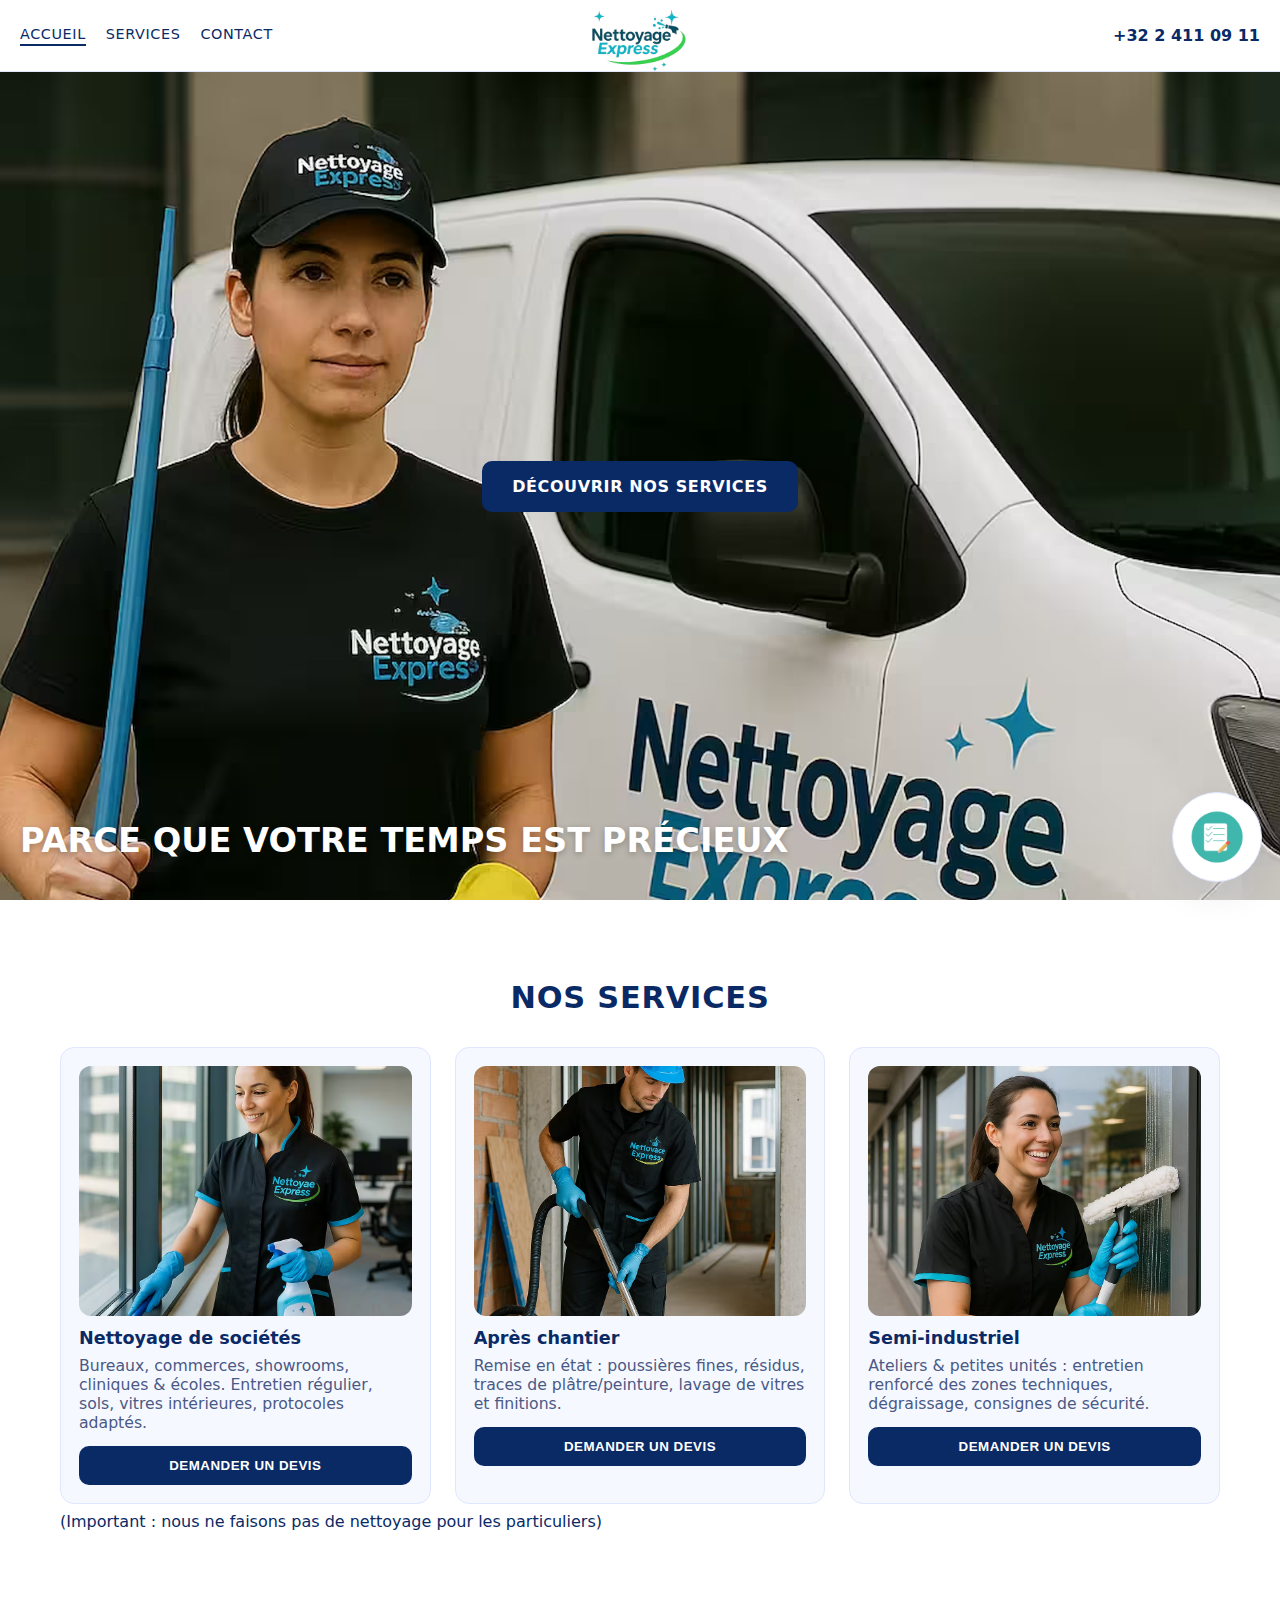
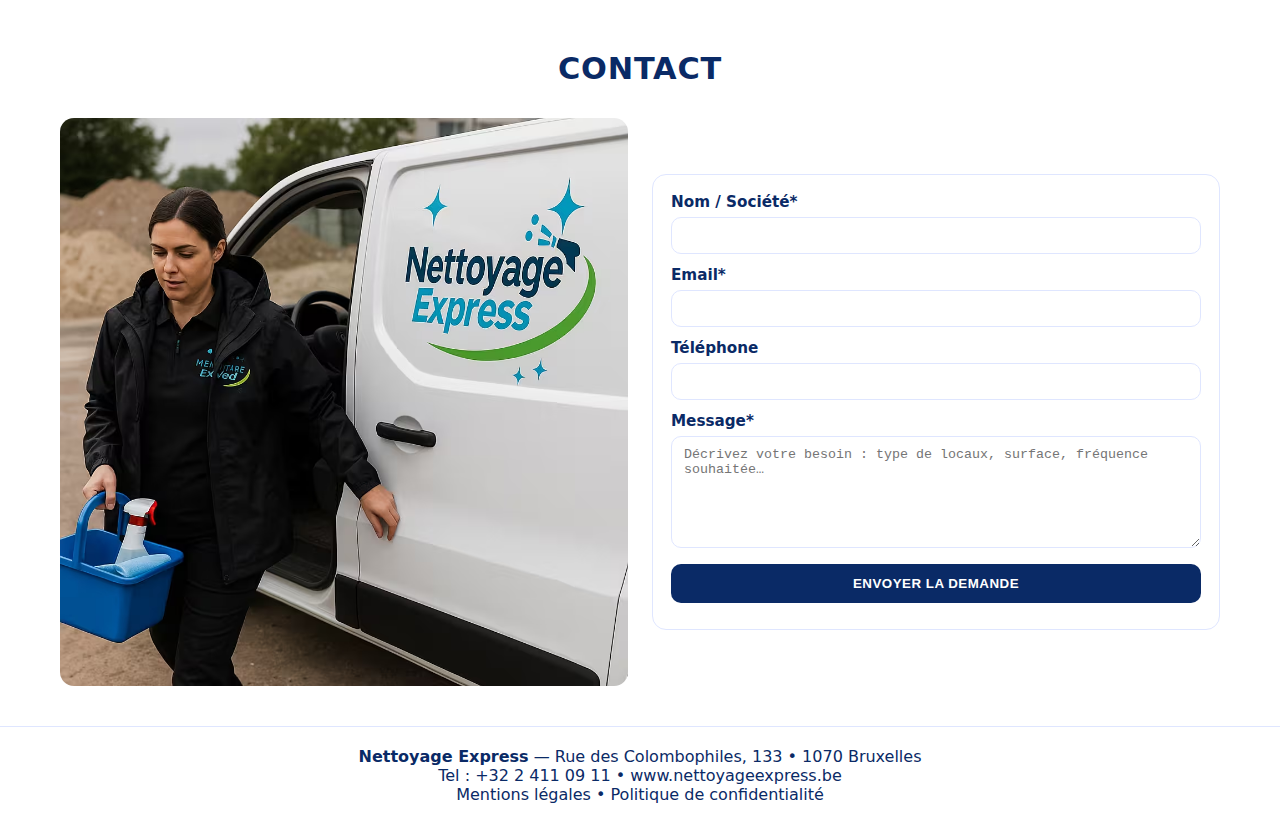
<file: index.html>
<!DOCTYPE html>
<html lang="fr">
<head>
  <meta charset="UTF-8" />
  <meta name="viewport" content="width=device-width, initial-scale=1" />
  <title>Nettoyage Express – Parce que votre temps est précieux</title>
  <meta name="description" content="Nettoyage Express à Bruxelles : sociétés, après chantier, semi-industriel. Pas de particuliers." />

  <!-- CSS en premier -->
  <link rel="stylesheet" href="styles.css?v=6" />

  <!-- Preconnect utiles -->
  <link rel="preconnect" href="https://formspree.io" crossorigin>

  <!-- Preload LCP -->
  <link rel="preload" as="image" href="images/hero-1600.avif"
        imagesrcset="images/hero-1200.avif 1200w, images/hero-1600.avif 1600w, images/hero-2000.avif 2000w"
        imagesizes="100vw" type="image/avif">
  <link rel="preload" as="image" href="images/logo.avif" type="image/avif">
</head>
<body>
  <!-- NAVBAR -->
  <header class="navbar">
    <nav class="nav-left nav-links">
      <a href="index.html#accueil" class="active">Accueil</a>
      <a href="index.html#services">Services</a>
      <a href="index.html#contact">Contact</a>
    </nav>

    <a href="index.html#accueil" class="nav-logo" aria-label="Nettoyage Express">
      <picture>
        <source srcset="images/logo.avif" type="image/avif">
        <source srcset="images/logo.webp" type="image/webp">
        <img src="images/logo.webp" alt="Logo Nettoyage Express" width="140" height="60" />
      </picture>
    </a>

    <div class="nav-right">
      <a class="nav-phone" href="tel:+3224110911">+32&nbsp;2&nbsp;411&nbsp;09&nbsp;11</a>
    </div>
  </header>

  <!-- ACCUEIL -->
  <section id="accueil" class="hero section">
    <!-- CTA centré -->
    <div class="hero-center">
      <a href="index.html#services" class="cta-button">Découvrir nos services</a>
    </div>

    <!-- Slogan en bas à gauche -->
    <h1 class="slogan">PARCE QUE VOTRE TEMPS EST PRÉCIEUX</h1>

    <!-- Image de fond -->
    <picture class="hero-bg" aria-hidden="true">
      <source type="image/avif"
        srcset="images/hero-1200.avif 1200w, images/hero-1600.avif 1600w, images/hero-2000.avif 2000w"
        sizes="100vw">
      <source type="image/webp"
        srcset="images/hero-1200.webp 1200w, images/hero-1600.webp 1600w, images/hero-2000.webp 2000w"
        sizes="100vw">
      <img src="images/hero-1600.webp" alt="" loading="eager" fetchpriority="high" decoding="async">
    </picture>
  </section>

  <!-- SERVICES -->
  <section id="services" class="section">
    <div class="reservation-page section-compact">
      <h2 class="page-title">Nos services</h2>

      <div class="cards cards-3">
        <!-- Sociétés -->
        <article class="card">
          <picture>
            <source srcset="images/societe.avif" type="image/avif">
            <source srcset="images/societe.webp" type="image/webp">
            <img src="images/societe.webp" alt="Nettoyage de sociétés : bureaux, commerces, showrooms, cliniques, écoles" loading="lazy" width="900" height="600">
          </picture>
          <h3>Nettoyage de sociétés</h3>
          <p>Bureaux, commerces, showrooms, cliniques & écoles. Entretien régulier, sols, vitres intérieures, protocoles adaptés.</p>
          <button onclick="openDrawer()">Demander un devis</button>
        </article>

        <!-- Après chantier -->
        <article class="card">
          <picture>
            <source srcset="images/chantier.avif" type="image/avif">
            <source srcset="images/chantier.webp" type="image/webp">
            <img src="images/chantier.webp" alt="Nettoyage après chantier" loading="lazy" width="900" height="600">
          </picture>
          <h3>Après chantier</h3>
          <p>Remise en état : poussières fines, résidus, traces de plâtre/peinture, lavage de vitres et finitions.</p>
          <button onclick="openDrawer()">Demander un devis</button>
        </article>

        <!-- Semi-industriel -->
        <article class="card">
          <picture>
            <source srcset="images/indu.avif" type="image/avif">
            <source srcset="images/indu.webp" type="image/webp">
            <img src="images/indu.webp" alt="Nettoyage semi-industriel" loading="lazy" width="900" height="600">
          </picture>
          <h3>Semi-industriel</h3>
          <p>Ateliers & petites unités : entretien renforcé des zones techniques, dégraissage, consignes de sécurité.</p>
          <button onclick="openDrawer()">Demander un devis</button>
        </article>
      </div>

      <p class="notice centered" style="margin-top:8px">(Important : nous ne faisons pas de nettoyage pour les particuliers)</p>
    </div>
  </section>

  <!-- CONTACT -->
  <section id="contact" class="section">
    <div class="reservation-page section-compact-below">
      <h2 class="page-title">Contact</h2>

      <div class="contact-grid contact-grid-image">
        <div class="contact-illustration">
          <picture>
            <source srcset="images/contact.avif" type="image/avif">
            <source srcset="images/contact.webp" type="image/webp">
            <img src="images/contact.webp" alt="Contact Nettoyage Express à Bruxelles" loading="lazy" width="1200" height="800">
          </picture>
        </div>

        <form action="https://formspree.io/f/your-id-here" method="POST" class="contact-form" autocomplete="on" data-formspree>
          <label>Nom / Société*</label>
          <input type="text" name="company" required>
          <label>Email*</label>
          <input type="email" name="email" required>
          <label>Téléphone</label>
          <input type="tel" name="phone">
          <label>Message*</label>
          <textarea name="message" rows="6" required placeholder="Décrivez votre besoin : type de locaux, surface, fréquence souhaitée…"></textarea>
          <button type="submit">Envoyer la demande</button>
          <p class="form-status" role="status" aria-live="polite"></p>
        </form>
      </div>
    </div>
  </section>

  <!-- FOOTER -->
  <footer class="site-footer">
    <div class="footer-inner">
      <p><strong>Nettoyage Express</strong> — Rue des Colombophiles, 133 • 1070 Bruxelles</p>
      <p>Tel : <a href="tel:+3224110911">+32 2 411 09 11</a> • <a href="https://www.nettoyageexpress.be" target="_blank" rel="noopener">www.nettoyageexpress.be</a></p>
      <p class="legal">
        <a href="mentions-legales.html">Mentions légales</a> •
        <a href="politique-confidentialite.html">Politique de confidentialité</a>
      </p>
    </div>
  </footer>

  <!-- BOUTON FLOTTANT → FORMULAIRE GLOBAL -->
  <button class="floating-contact" aria-label="Demande de devis" onclick="openDrawer()">
    <picture>
      <source srcset="images/form.avif" type="image/avif">
      <source srcset="images/form.webp" type="image/webp">
      <img src="images/form.webp" alt="" width="68" height="68">
    </picture>
  </button>

  <!-- DRAWER (un seul panneau) -->
  <aside class="contact-drawer" aria-hidden="true">
    <div class="drawer-panel">
      <div class="drawer-header">
        <h2>Demande de devis</h2>
        <button class="drawer-close" aria-label="Fermer" onclick="closeDrawer()">×</button>
      </div>

      <form action="https://formspree.io/f/your-id-here" method="POST" class="contact-form" autocomplete="on" data-formspree>
        <label>Nom / Société*</label>
        <input type="text" name="company" required>
        <label>Email*</label>
        <input type="email" name="email" required>
        <label>Téléphone</label>
        <input type="tel" name="phone">
        <label>Message*</label>
        <textarea name="message" rows="5" required placeholder="Type de locaux, surface, fréquence…"></textarea>
        <button type="submit">Envoyer la demande</button>
        <p class="form-status" role="status" aria-live="polite"></p>
      </form>
    </div>
  </aside>

  <script>
    // Drawer
    const drawer = document.querySelector('.contact-drawer');
    function openDrawer(){ drawer.setAttribute('aria-hidden','false'); document.body.style.overflow='hidden'; }
    function closeDrawer(){ drawer.setAttribute('aria-hidden','true'); document.body.style.overflow=''; }
    drawer.addEventListener('click', e => { if(e.target === drawer) closeDrawer(); });

    // Formspree AJAX (message de succès inline)
    document.querySelectorAll('form[data-formspree]').forEach(form=>{
      const status = form.querySelector('.form-status');
      form.addEventListener('submit', async (e)=>{
        e.preventDefault();
        status.textContent = 'Envoi en cours…';
        try{
          const r = await fetch(form.action, { method:'POST', headers:{'Accept':'application/json'}, body:new FormData(form) });
          if(r.ok){ form.reset(); status.textContent = '✅ Merci, votre message a bien été envoyé.'; }
          else{ status.textContent = '⚠️ Une erreur est survenue. Réessayez.'; }
        }catch{ status.textContent = '⚠️ Réseau indisponible. Réessayez.'; }
      });
    });
  </script>
</body>
</html>
</file>
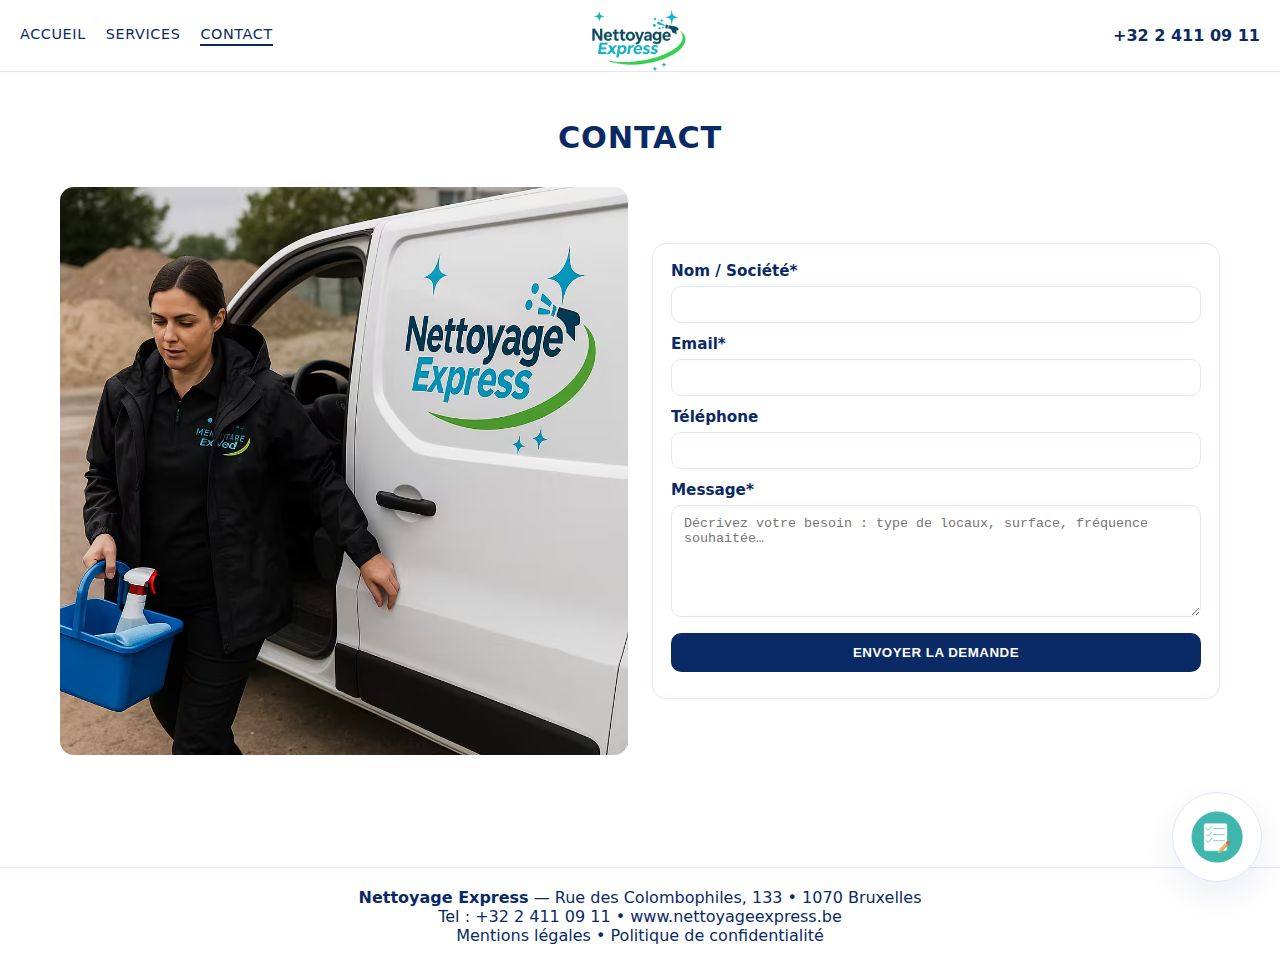
<file: contact.html>
<!DOCTYPE html>
<html lang="fr">
<head>
  <meta charset="UTF-8" />
  <meta name="viewport" content="width=device-width, initial-scale=1" />
  <title>Contact – Nettoyage Express</title>
  <meta name="description" content="Contactez Nettoyage Express à Bruxelles pour un devis de nettoyage professionnel." />
  <link rel="stylesheet" href="styles.css" />
  <link rel="preconnect" href="https://formspree.io" crossorigin>
</head>
<body data-page="contact">
  <!-- NAVBAR -->
  <header class="navbar">
    <nav class="nav-left nav-links">
      <a href="index.html#accueil">Accueil</a>
      <a href="services.html">Services</a>
      <a href="contact.html" class="active">Contact</a>
    </nav>
    <a href="index.html#accueil" class="nav-logo" aria-label="Nettoyage Express">
      <picture>
        <source srcset="images/logo.avif" type="image/avif">
        <source srcset="images/logo.webp" type="image/webp">
        <img src="images/logo.webp" alt="Logo Nettoyage Express" width="44" height="44" />
      </picture>
    </a>
    <div class="nav-right">
      <a class="nav-phone" href="tel:+3224110911">+32&nbsp;2&nbsp;411&nbsp;09&nbsp;11</a>
    </div>
  </header>

  <!-- CONTENU -->
  <main class="reservation-page">
    <h1 class="page-title">Contact</h1>

    <section class="category">
      <div class="contact-grid contact-grid-image">
        <!-- Image à côté du formulaire -->
        <div class="contact-illustration">
          <picture>
            <source srcset="images/contact.avif" type="image/avif">
            <source srcset="images/contact.webp" type="image/webp">
            <img src="images/contact.webp" alt="Nettoyage professionnel à Bruxelles" loading="lazy" width="1200" height="800">
          </picture>
        </div>

        <form action="https://formspree.io/f/your-id-here" method="POST" class="contact-form" autocomplete="on" data-formspree>
          <label>Nom / Société*</label>
          <input type="text" name="company" required>
          <label>Email*</label>
          <input type="email" name="email" required>
          <label>Téléphone</label>
          <input type="tel" name="phone">
          <label>Message*</label>
          <textarea name="message" rows="6" required placeholder="Décrivez votre besoin : type de locaux, surface, fréquence souhaitée…"></textarea>
          <button type="submit">Envoyer la demande</button>
          <p class="form-status" role="status" aria-live="polite"></p>
        </form>
      </div>
    </section>
  </main>

  <!-- FOOTER -->
  <footer class="site-footer">
    <div class="footer-inner">
      <p><strong>Nettoyage Express</strong> — Rue des Colombophiles, 133 • 1070 Bruxelles</p>
      <p>Tel : <a href="tel:+3224110911">+32 2 411 09 11</a> • <a href="https://www.nettoyageexpress.be" target="_blank" rel="noopener">www.nettoyageexpress.be</a></p>
      <p class="legal">
        <a href="mentions-legales.html">Mentions légales</a> •
        <a href="politique-confidentialite.html">Politique de confidentialité</a>
      </p>
    </div>
  </footer>

  <!-- BOUTON FLOTTANT -->
  <button class="floating-contact" aria-label="Demande de devis">
    <picture>
      <source srcset="images/form.avif" type="image/avif">
      <source srcset="images/form.webp" type="image/webp">
      <img src="images/form.webp" alt="" width="68" height="68">
    </picture>
  </button>

  <!-- DRAWER -->
  <aside class="contact-drawer" aria-hidden="true">
    <div class="drawer-header">
      <h2>Demande de devis</h2>
      <button class="drawer-close" aria-label="Fermer">×</button>
    </div>
    <form action="https://formspree.io/f/your-id-here" method="POST" class="contact-form" autocomplete="on" data-formspree>
      <label>Nom / Société*</label>
      <input type="text" name="company" required>
      <label>Email*</label>
      <input type="email" name="email" required>
      <label>Téléphone</label>
      <input type="tel" name="phone">
      <label>Message*</label>
      <textarea name="message" rows="5" required></textarea>
      <button type="submit">Envoyer la demande</button>
      <p class="form-status" role="status" aria-live="polite"></p>
    </form>
  </aside>

  <script>
    /* Drawer */
    const btn3 = document.querySelector('.floating-contact');
    const drawer3 = document.querySelector('.contact-drawer');
    const close3 = document.querySelector('.drawer-close');
    const toggle3 = (o) => { drawer3.setAttribute('aria-hidden', o ? 'false' : 'true'); document.body.style.overflow = o ? 'hidden' : '' };
    btn3.addEventListener('click', ()=>toggle3(true));
    close3.addEventListener('click', ()=>toggle3(false));
    drawer3.addEventListener('click', (e)=>{ if(e.target===drawer3) toggle3(false) });

    /* Formspree AJAX */
    document.querySelectorAll('form[data-formspree]').forEach(form=>{
      const status = form.querySelector('.form-status');
      form.addEventListener('submit', async (e)=>{
        e.preventDefault();
        status.textContent='Envoi en cours…';
        try{
          const r = await fetch(form.action, { method:'POST', headers:{'Accept':'application/json'}, body:new FormData(form) });
          if(r.ok){ form.reset(); status.textContent='✅ Merci, votre message a bien été envoyé.'; }
          else{ status.textContent='⚠️ Une erreur est survenue. Réessayez.'; }
        }catch{ status.textContent='⚠️ Réseau indisponible. Réessayez.'; }
      });
    });

    /* Scroll inter-pages – chemins relatifs */
    const order = ['index.html','services.html','contact.html'];
    const currentPath = location.pathname.split('/').pop() || 'index.html';
    const idx = order.indexOf(currentPath);
    function goNext(){ if(idx>-1 && idx<order.length-1) location.href = order[idx+1]; }
    function goPrev(){ if(idx>0) location.href = order[idx-1]; }

    let lastY = window.scrollY;
    window.addEventListener('scroll', () => {
      const bottom = (window.innerHeight + window.scrollY) / document.documentElement.scrollHeight;
      const top = window.scrollY;
      if (bottom > 0.98) goNext();
      if (top === 0 && lastY < 10) goPrev();
      lastY = window.scrollY;
    }, { passive:true });
  </script>
</body>
</html>
</file>
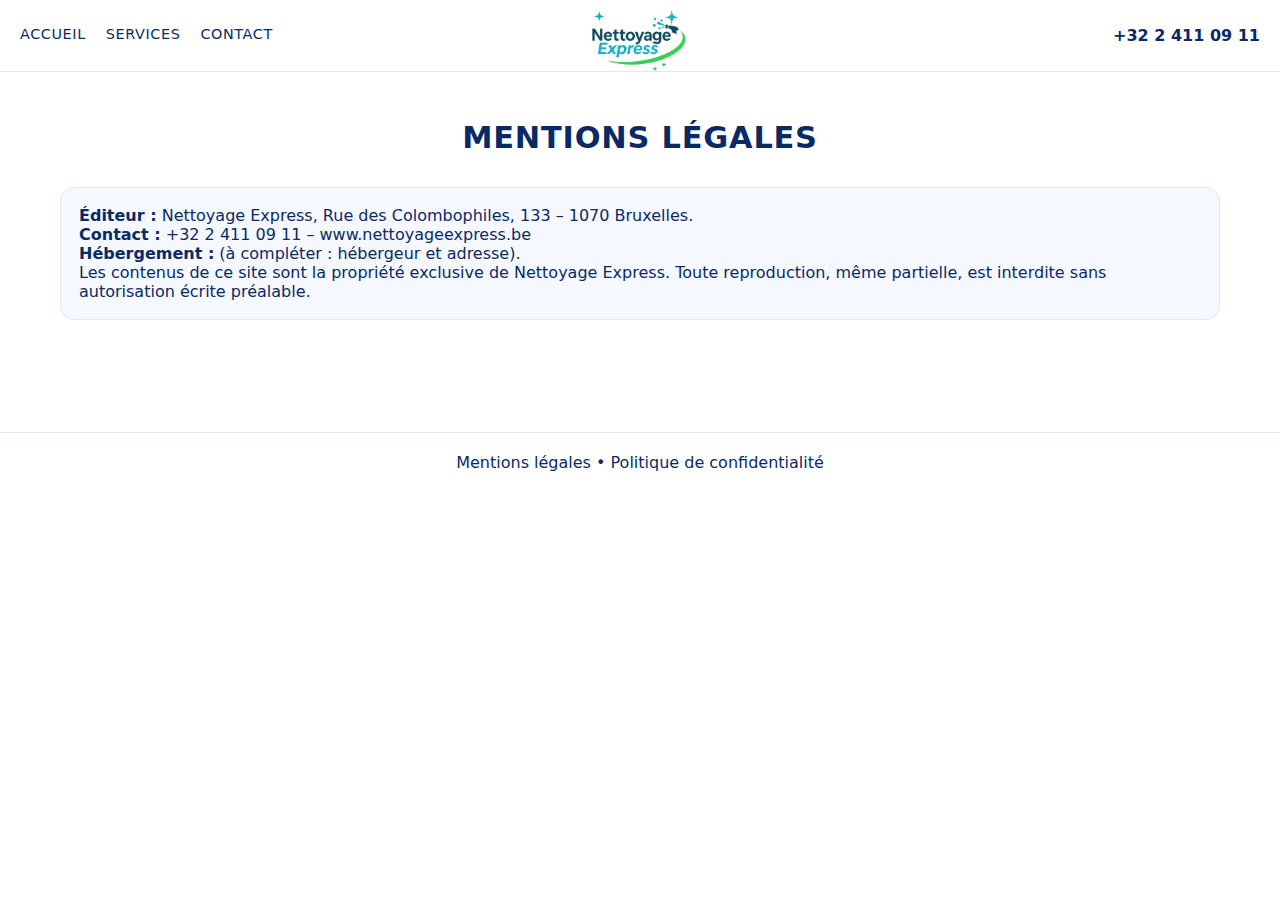
<file: mentions-legales.html>
<!DOCTYPE html>
<html lang="fr">
<head>
  <meta charset="utf-8" />
  <meta name="viewport" content="width=device-width, initial-scale=1" />
  <title>Mentions légales – Nettoyage Express</title>
  <link rel="stylesheet" href="styles.css" />
</head>
<body>
  <!-- NAVBAR -->
  <header class="navbar">
    <nav class="nav-left nav-links">
      <a href="index.html#accueil">Accueil</a>
      <a href="services.html">Services</a>
      <a href="contact.html">Contact</a>
    </nav>
    <a href="index.html#accueil" class="nav-logo" aria-label="Nettoyage Express">
      <picture>
        <source srcset="images/logo.avif" type="image/avif">
        <source srcset="images/logo.webp" type="image/webp">
        <img src="images/logo.webp" alt="Logo Nettoyage Express" width="60" height="60" />
      </picture>
    </a>
    <div class="nav-right">
      <a class="nav-phone" href="tel:+3224110911">+32&nbsp;2&nbsp;411&nbsp;09&nbsp;11</a>
    </div>
  </header>

  <!-- CONTENU -->
  <main class="reservation-page">
    <h1 class="page-title">Mentions légales</h1>
    <section class="category">
      <div class="contact-card">
        <p><strong>Éditeur :</strong> Nettoyage Express, Rue des Colombophiles, 133 – 1070 Bruxelles.</p>
        <p><strong>Contact :</strong> <a href="tel:+3224110911">+32 2 411 09 11</a> – <a href="https://www.nettoyageexpress.be" target="_blank" rel="noopener">www.nettoyageexpress.be</a></p>
        <p><strong>Hébergement :</strong> (à compléter : hébergeur et adresse).</p>
        <p>Les contenus de ce site sont la propriété exclusive de Nettoyage Express. Toute reproduction, même partielle, est interdite sans autorisation écrite préalable.</p>
      </div>
    </section>
  </main>

  <!-- FOOTER -->
  <footer class="site-footer">
    <div class="footer-inner">
      <p class="legal">
        <a href="mentions-legales.html">Mentions légales</a> •
        <a href="politique-confidentialite.html">Politique de confidentialité</a>
      </p>
    </div>
  </footer>
</body>
</html>
</file>
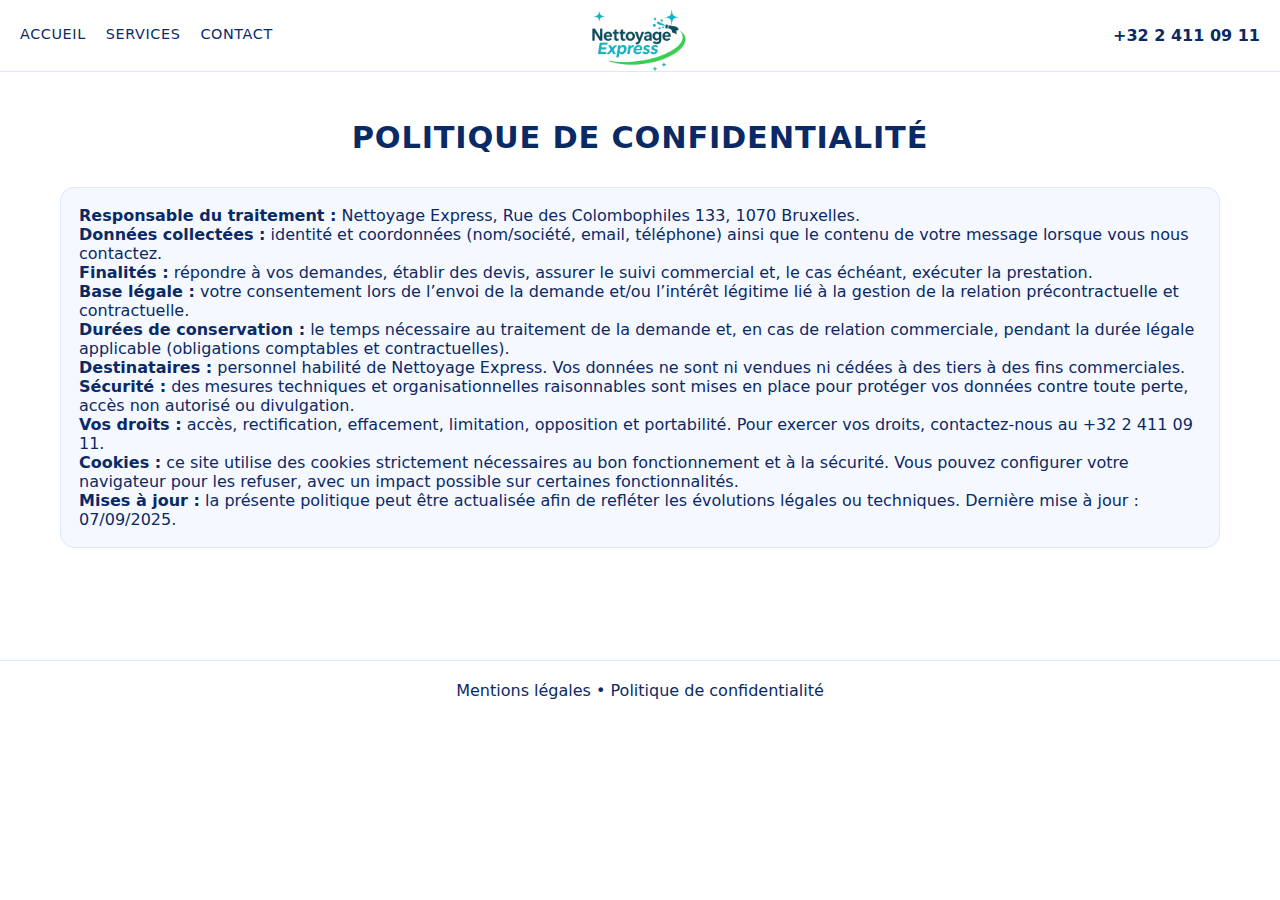
<file: politique-confidentialite.html>
<!DOCTYPE html>
<html lang="fr">
<head>
  <meta charset="utf-8" />
  <meta name="viewport" content="width=device-width, initial-scale=1" />
  <title>Politique de confidentialité – Nettoyage Express</title>
  <link rel="stylesheet" href="styles.css" />
</head>
<body>
  <!-- NAVBAR -->
  <header class="navbar">
    <nav class="nav-left nav-links">
      <a href="index.html#accueil">Accueil</a>
      <a href="services.html">Services</a>
      <a href="contact.html">Contact</a>
    </nav>
    <a href="index.html#accueil" class="nav-logo" aria-label="Nettoyage Express">
      <picture>
        <source srcset="images/logo.avif" type="image/avif">
        <source srcset="images/logo.webp" type="image/webp">
        <img src="images/logo.webp" alt="Logo Nettoyage Express" width="60" height="60" />
      </picture>
    </a>
    <div class="nav-right">
      <a class="nav-phone" href="tel:+3224110911">+32&nbsp;2&nbsp;411&nbsp;09&nbsp;11</a>
    </div>
  </header>

  <!-- CONTENU -->
  <main class="reservation-page">
    <h1 class="page-title">Politique de confidentialité</h1>
    <section class="category">
      <div class="contact-card">
        <p><strong>Responsable du traitement :</strong> Nettoyage Express, Rue des Colombophiles 133, 1070 Bruxelles.</p>
        <p><strong>Données collectées :</strong> identité et coordonnées (nom/société, email, téléphone) ainsi que le contenu de votre message lorsque vous nous contactez.</p>
        <p><strong>Finalités :</strong> répondre à vos demandes, établir des devis, assurer le suivi commercial et, le cas échéant, exécuter la prestation.</p>
        <p><strong>Base légale :</strong> votre consentement lors de l’envoi de la demande et/ou l’intérêt légitime lié à la gestion de la relation précontractuelle et contractuelle.</p>
        <p><strong>Durées de conservation :</strong> le temps nécessaire au traitement de la demande et, en cas de relation commerciale, pendant la durée légale applicable (obligations comptables et contractuelles).</p>
        <p><strong>Destinataires :</strong> personnel habilité de Nettoyage Express. Vos données ne sont ni vendues ni cédées à des tiers à des fins commerciales.</p>
        <p><strong>Sécurité :</strong> des mesures techniques et organisationnelles raisonnables sont mises en place pour protéger vos données contre toute perte, accès non autorisé ou divulgation.</p>
        <p><strong>Vos droits :</strong> accès, rectification, effacement, limitation, opposition et portabilité. Pour exercer vos droits, contactez-nous au <a href="tel:+3224110911">+32 2 411 09 11</a>.</p>
        <p><strong>Cookies :</strong> ce site utilise des cookies strictement nécessaires au bon fonctionnement et à la sécurité. Vous pouvez configurer votre navigateur pour les refuser, avec un impact possible sur certaines fonctionnalités.</p>
        <p><strong>Mises à jour :</strong> la présente politique peut être actualisée afin de refléter les évolutions légales ou techniques. Dernière mise à jour : <time datetime="2025-09-07">07/09/2025</time>.</p>
      </div>
    </section>
  </main>

  <!-- FOOTER -->
  <footer class="site-footer">
    <div class="footer-inner">
      <p class="legal">
        <a href="mentions-legales.html">Mentions légales</a> •
        <a href="politique-confidentialite.html">Politique de confidentialité</a>
      </p>
    </div>
  </footer>
</body>
</html>
</file>
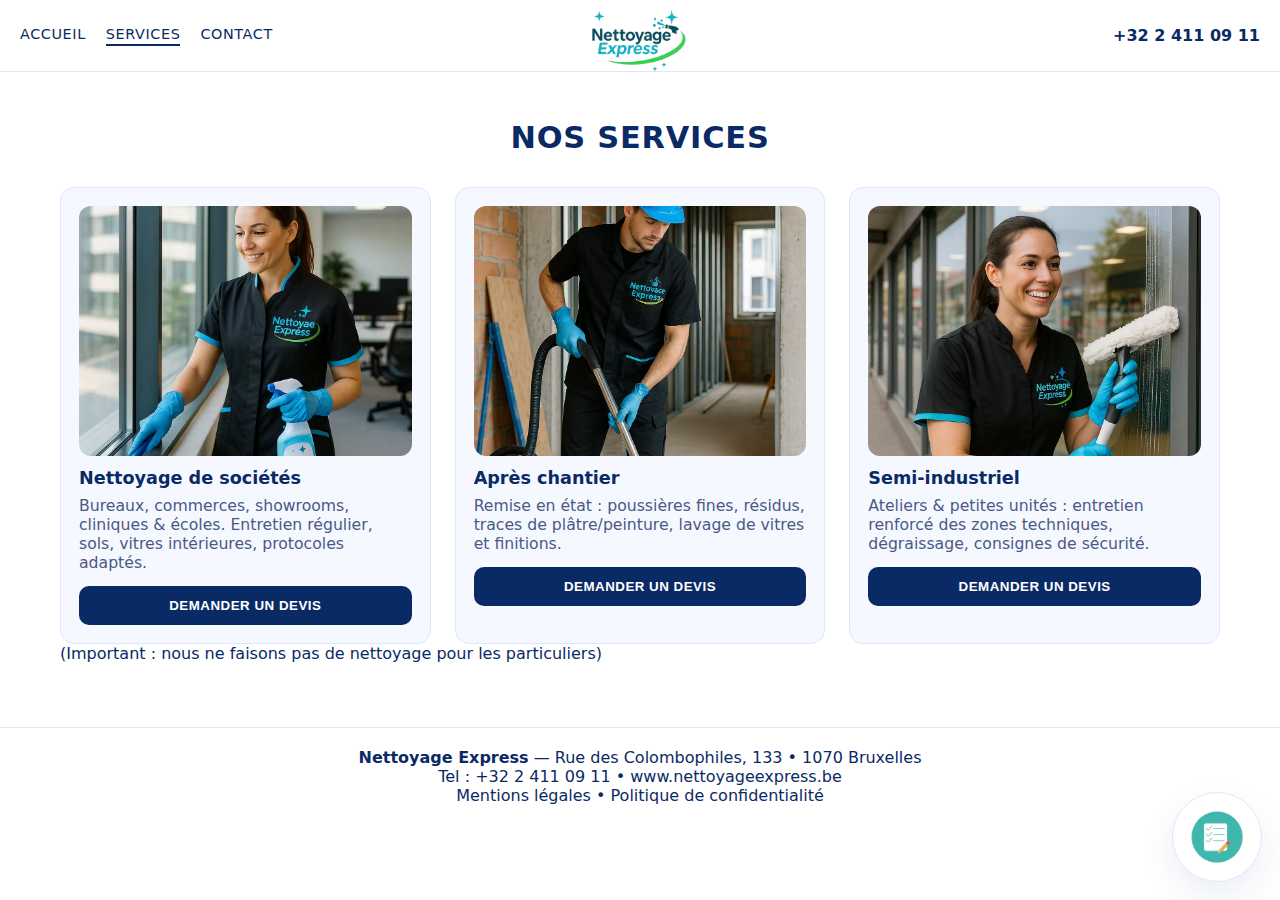
<file: services.html>
<!DOCTYPE html>
<html lang="fr">
<head>
  <meta charset="UTF-8" />
  <meta name="viewport" content="width=device-width, initial-scale=1" />
  <title>Services – Nettoyage Express</title>
  <meta name="description" content="Nettoyage de sociétés, après chantier, semi-industriel à Bruxelles. Devis rapide." />
  <link rel="stylesheet" href="styles.css" />
  <link rel="preconnect" href="https://formspree.io" crossorigin>
</head>
<body data-page="services">
  <!-- NAVBAR -->
  <header class="navbar">
    <nav class="nav-left nav-links">
      <a href="index.html#accueil">Accueil</a>
      <a href="services.html" class="active">Services</a>
      <a href="contact.html">Contact</a>
    </nav>
    <a href="index.html#accueil" class="nav-logo" aria-label="Nettoyage Express">
      <picture>
        <source srcset="images/logo.avif" type="image/avif">
        <source srcset="images/logo.webp" type="image/webp">
        <img src="images/logo.webp" alt="Logo Nettoyage Express" width="44" height="44" />
      </picture>
    </a>
    <div class="nav-right">
      <a class="nav-phone" href="tel:+3224110911">+32&nbsp;2&nbsp;411&nbsp;09&nbsp;11</a>
    </div>
  </header>

  <!-- CONTENU -->
  <main class="reservation-page">
    <h1 class="page-title">Nos services</h1>

    <!-- 3 tuiles côte à côte -->
    <div class="cards cards-3">
      <!-- Sociétés -->
      <article class="card">
        <picture>
          <source srcset="images/societe.avif" type="image/avif">
          <source srcset="images/societe.webp" type="image/webp">
          <img src="images/societe.webp" alt="Nettoyage de sociétés (bureaux, commerces, showrooms, cliniques, écoles)" loading="lazy" width="900" height="600">
        </picture>
        <h3>Nettoyage de sociétés</h3>
        <p>Bureaux, commerces, showrooms, cliniques & écoles. Entretien régulier, sols, vitres intérieures, protocoles adaptés.</p>
        <button onclick="document.querySelector('.floating-contact').click()">Demander un devis</button>
      </article>

      <!-- Après chantier -->
      <article class="card">
        <picture>
          <source srcset="images/chantier.avif" type="image/avif">
          <source srcset="images/chantier.webp" type="image/webp">
          <img src="images/chantier.webp" alt="Nettoyage après chantier" loading="lazy" width="900" height="600">
        </picture>
        <h3>Après chantier</h3>
        <p>Remise en état : poussières fines, résidus, traces de plâtre/peinture, lavage de vitres et finitions.</p>
        <button onclick="document.querySelector('.floating-contact').click()">Demander un devis</button>
      </article>

      <!-- Semi-industriel -->
      <article class="card">
        <picture>
          <source srcset="images/indu.avif" type="image/avif">
          <source srcset="images/indu.webp" type="image/webp">
          <img src="images/indu.webp" alt="Nettoyage semi-industriel" loading="lazy" width="900" height="600">
        </picture>
        <h3>Semi-industriel</h3>
        <p>Ateliers & petites unités : entretien renforcé des zones techniques, dégraissage, consignes de sécurité.</p>
        <button onclick="document.querySelector('.floating-contact').click()">Demander un devis</button>
      </article>
    </div>

    <p class="notice centered">(Important : nous ne faisons pas de nettoyage pour les particuliers)</p>
  </main>

  <!-- FOOTER -->
  <footer class="site-footer">
    <div class="footer-inner">
      <p><strong>Nettoyage Express</strong> — Rue des Colombophiles, 133 • 1070 Bruxelles</p>
      <p>Tel : <a href="tel:+3224110911">+32 2 411 09 11</a> • <a href="https://www.nettoyageexpress.be" target="_blank" rel="noopener">www.nettoyageexpress.be</a></p>
      <p class="legal">
        <a href="mentions-legales.html">Mentions légales</a> •
        <a href="politique-confidentialite.html">Politique de confidentialité</a>
      </p>
    </div>
  </footer>

  <!-- BOUTON FLOTTANT → FORMULAIRE GLOBAL -->
  <button class="floating-contact" aria-label="Demande de devis">
    <picture>
      <source srcset="images/form.avif" type="image/avif">
      <source srcset="images/form.webp" type="image/webp">
      <img src="images/form.webp" alt="" width="68" height="68">
    </picture>
  </button>

  <!-- DRAWER -->
  <aside class="contact-drawer" aria-hidden="true">
    <div class="drawer-panel">
      <div class="drawer-header">
        <h2>Demande de devis</h2>
        <button class="drawer-close" aria-label="Fermer">×</button>
      </div>
      <form action="https://formspree.io/f/your-id-here" method="POST" class="contact-form" autocomplete="on" data-formspree>
        <label>Nom / Société*</label>
        <input type="text" name="company" required>
        <label>Email*</label>
        <input type="email" name="email" required>
        <label>Téléphone</label>
        <input type="tel" name="phone">
        <label>Message*</label>
        <textarea name="message" rows="5" required></textarea>
        <button type="submit">Envoyer la demande</button>
        <p class="form-status" role="status" aria-live="polite"></p>
      </form>
    </div>
  </aside>

  <script>
    /* Drawer */
    const btn2 = document.querySelector('.floating-contact');
    const drawer2 = document.querySelector('.contact-drawer');
    const close2 = document.querySelector('.drawer-close');
    const toggle2 = (o) => { drawer2.setAttribute('aria-hidden', o ? 'false' : 'true'); document.body.style.overflow = o ? 'hidden' : '' };
    btn2.addEventListener('click', ()=>toggle2(true));
    close2.addEventListener('click', ()=>toggle2(false));
    drawer2.addEventListener('click', (e)=>{ if(e.target===drawer2) toggle2(false) });

    /* Formspree AJAX */
    document.querySelectorAll('form[data-formspree]').forEach(form=>{
      const status = form.querySelector('.form-status');
      form.addEventListener('submit', async (e)=>{
        e.preventDefault();
        status.textContent='Envoi en cours…';
        try{
          const r = await fetch(form.action, { method:'POST', headers:{'Accept':'application/json'}, body:new FormData(form) });
          if(r.ok){ form.reset(); status.textContent='✅ Merci, votre message a bien été envoyé.'; }
          else{ status.textContent='⚠️ Une erreur est survenue. Réessayez.'; }
        }catch{ status.textContent='⚠️ Réseau indisponible. Réessayez.'; }
      });
    });

    /* Scroll inter-pages – chemins relatifs */
    const order = ['index.html','services.html','contact.html'];
    const currentPath = location.pathname.split('/').pop() || 'index.html';
    const idx = order.indexOf(currentPath);
    function goNext(){ if(idx>-1 && idx<order.length-1) location.href = order[idx+1]; }
    function goPrev(){ if(idx>0) location.href = order[idx-1]; }

    let lastY = window.scrollY;
    window.addEventListener('scroll', () => {
      const bottom = (window.innerHeight + window.scrollY) / document.documentElement.scrollHeight;
      const top = window.scrollY;
      if (bottom > 0.98) goNext();
      if (top === 0 && lastY < 10) goPrev();
      lastY = window.scrollY;
    }, { passive:true });
  </script>
</body>
</html>
</file>
<file: styles.css>
/* ===== RESET & TOKENS ===== */
*{margin:0;padding:0;box-sizing:border-box}
html{font-size:16px;-webkit-text-size-adjust:100%;scroll-behavior:smooth}
body{font-family:"Helvetica Neue",system-ui,-apple-system,Segoe UI,Roboto,Arial,sans-serif;color:#0A2A66;background:#fff}
img{max-width:100%;height:auto;display:block}
a{color:inherit;text-decoration:none}
:root{
  --blue-main:#0A2A66;        /* bleu titre (logo) */
  --text:#0A2A66;
  --text-light:#4A5A86;
  --bg:#ffffff;
  --card:#f6f8ff;
  --border:#dfe6ff;
  --shadow:0 14px 35px rgba(10,42,102,0.08);
}

/* ===== NAVBAR ===== */
.navbar{
  position:fixed;inset:0 0 auto 0;height:72px;z-index:1000;
  display:grid;grid-template-columns:1fr auto 1fr;align-items:center;
  padding:0 20px;background:#fff;border-bottom:1px solid var(--border)
}
.nav-left{justify-self:start}
.nav-right{justify-self:end;display:flex;align-items:center;gap:16px}
.nav-links{display:flex;gap:20px}
.nav-links a{
  color:var(--text);font-size:.9rem;letter-spacing:.6px;text-transform:uppercase;
  padding-bottom:2px;border-bottom:2px solid transparent;transition:.2s
}
.nav-links a:hover,.nav-links a.active{color:var(--blue-main);border-bottom-color:var(--blue-main)}
.nav-phone{color:var(--blue-main);font-weight:700}

/* Logo navbar */
.nav-logo{
  justify-self:center;display:inline-grid;place-items:center;
  width:150px;height:70px;transform:translateY(-6px)
}
.nav-logo img{width:140px;height:auto;object-fit:contain}

/* ===== ONE-PAGE sections ===== */
.section{scroll-margin-top:80px}

/* ===== HERO ===== */
.hero{
  position:relative;min-height:100vh;display:flex;justify-content:center;align-items:center;
  text-align:center;overflow:hidden;padding-top:72px
}
.hero .hero-bg{position:absolute;inset:0;z-index:0}
.hero .hero-bg img{width:100%;height:100%;object-fit:cover}

/* CTA centré */
.hero-center{position:relative;z-index:2}
.hero-center .cta-button{
  display:inline-block;padding:14px 28px;border-radius:10px;
  background:var(--blue-main);color:#fff;border:2px solid var(--blue-main);
  font-weight:800;text-transform:uppercase;letter-spacing:.6px;transition:.25s
}
.hero-center .cta-button:hover{background:#fff;color:var(--blue-main);border-color:var(--blue-main)}

/* Numéro (caché par défaut → visible seulement en mobile) */
.phone-chip-mobile{display:none}

/* Slogan bas gauche */
.slogan{
  position:absolute;bottom:40px;left:20px;z-index:2;
  font-size:1.6rem;font-weight:800;color:#ffffff;
  text-shadow:0 2px 6px rgba(0,0,0,0.25);margin:0;text-align:left
}

/* ===== CONTENU COMMUN ===== */
.reservation-page{padding:120px 20px 64px;max-width:1200px;margin:0 auto}
.section-compact{padding-top:80px;padding-bottom:60px}
.section-compact-below{padding-top:60px;padding-bottom:40px}
.page-title{
  font-size:1.7rem;text-align:center;margin-bottom:32px;color:var(--blue-main);
  text-transform:uppercase;letter-spacing:.8px
}
.category{margin-bottom:48px}
.category h2{
  font-size:1.1rem;margin-bottom:12px;color:var(--blue-main);text-transform:uppercase;letter-spacing:.5px;
  border-bottom:2px solid var(--border);padding-bottom:10px
}

/* ===== CARTES & GRILLES ===== */
.cards{display:grid;gap:24px}
.cards-3{grid-template-columns:1fr}
.card{
  background:var(--card);border:1px solid var(--border);border-radius:14px;padding:18px;transition:.2s;overflow:hidden
}
.card:hover{transform:translateY(-3px);box-shadow:var(--shadow)}

/* Images services → remplir sans bandes (recadrage léger) */
.card picture,.card img{
  width:100%;
  height:250px;                 /* hauteur homogène */
}
.card img{
  object-fit:cover;              /* remplit la tuile, pas de bandes */
  object-position:center 40%;    /* remonte légèrement le sujet */
  border-radius:12px;
  margin-bottom:12px
}

.card h3{font-size:1.1rem;margin-bottom:8px;color:var(--blue-main)}
.card p{color:var(--text-light);font-size:.98rem;margin-bottom:14px}
.card button{
  width:100%;padding:12px;background:var(--blue-main);color:#fff;border:none;border-radius:10px;
  text-transform:uppercase;font-weight:800;letter-spacing:.5px;cursor:pointer;transition:.15s
}
.card button:hover{transform:translateY(-1px);opacity:.96}

/* ===== CONTACT ===== */
.contact-grid{display:grid;grid-template-columns:1fr;gap:24px}
.contact-grid-image{align-items:center}
.contact-illustration picture,.contact-illustration img{width:100%;border-radius:14px}

.contact-card{background:var(--card);border:1px solid var(--border);border-radius:14px;padding:18px}
.contact-card a{color:var(--blue-main)}

.contact-form{background:#fff;border:1px solid var(--border);border-radius:14px;padding:18px}
.contact-form label{display:block;font-weight:700;margin-bottom:6px;color:var(--text);font-size:.95rem}
.contact-form input,.contact-form textarea{
  width:100%;padding:10px 12px;margin-bottom:12px;border:1px solid var(--border);border-radius:10px;outline:none
}
.contact-form button{
  width:100%;padding:12px;background:var(--blue-main);color:#fff;border:none;border-radius:10px;
  text-transform:uppercase;font-weight:800;letter-spacing:.5px;cursor:pointer
}
.form-status{margin-top:8px;font-size:.95rem;color:var(--blue-main)}

/* ===== FOOTER ===== */
.site-footer{border-top:1px solid var(--border);background:#fff}
.site-footer .footer-inner{max-width:1100px;margin:0 auto;padding:20px;text-align:center;color:var(--text)}
.site-footer .legal a{color:var(--blue-main)}

/* ===== WIDGET FORMULAIRE GLOBAL ===== */
.floating-contact{
  position:fixed;right:18px;bottom:18px;width:90px;height:90px;border-radius:50%;
  display:grid;place-items:center;background:#fff;border:1px solid var(--border);box-shadow:var(--shadow);
  cursor:pointer;z-index:1100
}
.floating-contact img{width:60px;height:60px}

.contact-drawer{
  position:fixed;inset:0;background:rgba(10,42,102,0.25);display:flex;justify-content:flex-end;z-index:1200;
  transition:opacity .2s ease;opacity:0;pointer-events:none
}
.contact-drawer[aria-hidden="false"]{opacity:1;pointer-events:auto}
.drawer-panel{width:min(520px,95vw);background:#fff;height:100%;display:flex;flex-direction:column;border-left:1px solid var(--border)}
.drawer-header{
  background:#fff;border-bottom:1px solid var(--border);
  padding:14px 16px;display:flex;align-items:center;justify-content:space-between
}
.drawer-header h2{font-size:1.1rem;color:var(--blue-main)}
.drawer-close{background:transparent;border:none;font-size:26px;line-height:1;cursor:pointer;color:var(--text)}
.contact-drawer .contact-form{
  flex:1;overflow:auto;border:none;border-radius:0;padding:16px;background:#fff
}

/* --- TABLET ≥768px (inchangé) --- */
@media (min-width:768px){
  .nav-links{display:flex}
  .page-title{font-size:1.9rem}
  .cards-3{grid-template-columns:repeat(2,1fr)}
  .contact-grid{grid-template-columns:1fr 1fr}
}

/* --- DESKTOP LARGE ≥1100px (inchangé) --- */
@media (min-width:1100px){
  .cards-3{grid-template-columns:repeat(3,1fr)}
  .slogan{font-size:2.1rem}
}

/* ===== MOBILE: HERO ajusté (version validée) ===== */
@media (max-width:599px){
  /* NAVBAR */
  .navbar{height:68px}
  .nav-logo{width:140px;height:64px;transform:translateY(-4px)}
  .nav-logo img{width:130px}

  /* HERO collé sous la nav, image entière alignée haut */
  .hero{
    padding-top:0;
    margin-top:68px;          /* colle sous la navbar */
    min-height:auto;          /* pas de vh forcé */
    display:flex;align-items:center;justify-content:center;
    position:relative;overflow:hidden;background:#fff;text-align:center;
  }
  .hero .hero-bg{position:relative;inset:auto;z-index:0}
  .hero .hero-bg img{
    width:100%;height:auto;
    object-fit:contain;       /* image entière visible */
    object-position:top;      /* alignée en haut */
    display:block;
  }

  /* CTA centré (réduit) */
  .hero-center{
    position:absolute;top:50%;left:50%;transform:translate(-50%,-50%);
    z-index:2;display:flex;flex-direction:column;align-items:center;gap:10px;
  }
  .hero-center .cta-button{
    padding:10px 22px;font-size:0.9rem;border-radius:8px;
    background:var(--blue-main);border-color:var(--blue-main);color:#fff;
  }
/* Desktop / tablette : garder le haut visible, recadrer vers le bas */
@media (min-width:600px){
  .hero .hero-bg img{
    object-position: top center; /* ou: 50% 0 */
  }
}

  /* Numéro affiché en mobile sur bouton blanc */
  .phone-chip-mobile{
    display:inline-flex;align-items:center;gap:8px;
    padding:8px 12px;border-radius:999px;border:1px solid #cfe0ff;
    background:#fff;color:var(--blue-main);font-weight:800;
    box-shadow:0 6px 20px rgba(10,42,102,.10);
  }

  /* Slogan désactivé en mobile */
  .slogan{display:none;}

  /* Contact : cacher l’image en mobile */
  .contact-grid-image .contact-illustration{display:none}
}
/* Desktop : ne coupe plus en haut (hero sous la navbar) */
@media (min-width:600px){
  .hero{
    padding-top: 0;                 /* on enlève la cause du crop */
    margin-top: 72px;               /* on pousse le hero sous la nav */
    min-height: calc(100vh - 72px); /* garde le plein écran net */
  }
  .hero .hero-bg{ position:absolute; inset:0; }
  .hero .hero-bg img{
    width:100%; height:100%;
    object-fit: cover;              /* plein écran */
    object-position: top center;    /* s’il faut recadrer → vers le bas */
  }
}
</file>
